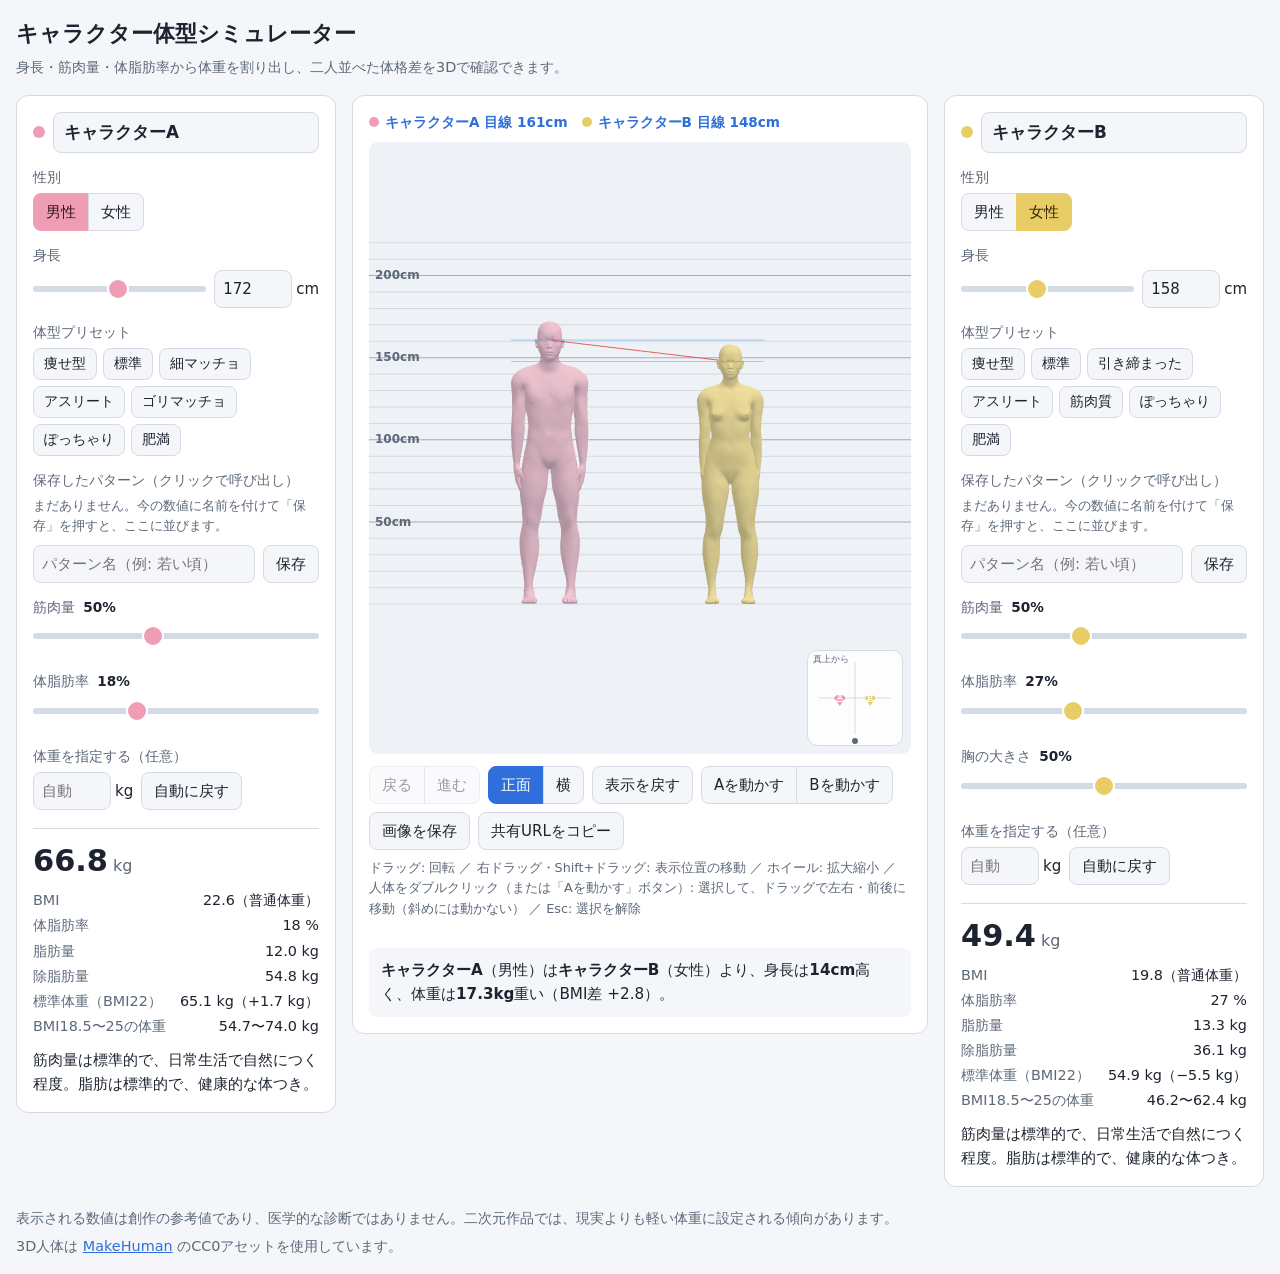
<file: index.html>
<!doctype html>
<html lang="ja">
<head>
<meta charset="utf-8">
<meta name="viewport" content="width=device-width, initial-scale=1">
<title>キャラクター体型シミュレーター</title>
<meta name="description" content="身長・性別・筋肉量・体脂肪率から体重を算出し、二人並べた体格差を3Dで確認できる創作支援ツール">
<link rel="stylesheet" href="style.css?v=20261010-6">
<script type="importmap">{ "imports": { "three": "./vendor/three.module.min.js" } }</script>
</head>
<body>
<header class="top">
  <h1>キャラクター体型シミュレーター</h1>
  <p>身長・筋肉量・体脂肪率から体重を割り出し、二人並べた体格差を3Dで確認できます。</p>
</header>

<main class="layout">
  <section class="panel" id="panelA" data-id="A" aria-label="キャラクターA"></section>

  <section class="stage" aria-label="3D表示">
    <div class="eye-strip" id="eyeStrip" hidden></div>
    <div class="view" id="view">
      <p class="loading" id="loading">3Dモデルを読み込み中…</p>
    </div>
    <div class="toolbar">
      <div class="seg" role="group" aria-label="操作の履歴">
        <button type="button" id="undo" disabled title="一つ前の状態に戻す（Ctrl+Z）">戻る</button>
        <button type="button" id="redo" disabled title="戻した操作をやり直す（Ctrl+Y）">進む</button>
      </div>
      <div class="seg" role="group" aria-label="視点">
        <button type="button" data-view="front" class="on">正面</button>
        <button type="button" data-view="side">横</button>
      </div>
      <button type="button" id="resetView" title="拡大・移動・回転を元に戻し、動かした人体の立ち位置も初期の位置に戻す">表示を戻す</button>
      <div class="seg" role="group" aria-label="人体を左右に動かす">
        <button type="button" data-move="A" title="選ぶと、ドラッグで左右・前後に動かせます">Aを動かす</button>
        <button type="button" data-move="B" title="選ぶと、ドラッグで左右・前後に動かせます">Bを動かす</button>
      </div>
      <button type="button" id="savePng">画像を保存</button>
      <button type="button" id="share">共有URLをコピー</button>
    </div>
    <p class="hint hint-pc">ドラッグ: 回転 ／ 右ドラッグ・Shift+ドラッグ: 表示位置の移動 ／ ホイール: 拡大縮小 ／ 人体をダブルクリック（または「Aを動かす」ボタン）: 選択して、ドラッグで左右・前後に移動（斜めには動かない） ／ Esc: 選択を解除</p>
    <p class="hint hint-touch">1本指でなぞる: 回転 ／ 2本指でなぞる: 表示位置の移動 ／ 2本指でつまむ・広げる: 拡大縮小 ／「Aを動かす」を押して1本指でなぞる: 人体を左右・前後に移動（斜めには動かない。もう一度押すと解除）</p>
    <p class="toast" id="toast" role="status"></p>
    <div class="compare" id="compare"></div>
  </section>

  <section class="panel" id="panelB" data-id="B" aria-label="キャラクターB"></section>
</main>

<footer class="note">
  <p>表示される数値は創作の参考値であり、医学的な診断ではありません。二次元作品では、現実よりも軽い体重に設定される傾向があります。</p>
  <p>3D人体は <a href="https://github.com/makehumancommunity/makehuman" rel="noopener">MakeHuman</a> のCC0アセットを使用しています。</p>
</footer>

<template id="panelTemplate">
  <h2><span class="dot"></span><input class="name" type="text" maxlength="20" data-input="name" aria-label="キャラクター名（クリックして編集）" title="クリックして名前を変更"></h2>

  <div class="field">
    <span class="label">性別</span>
    <div class="seg" role="group" aria-label="性別">
      <button type="button" data-gender="male">男性</button>
      <button type="button" data-gender="female">女性</button>
    </div>
  </div>

  <div class="field">
    <label class="label" data-for="height">身長</label>
    <div class="pair">
      <input type="range" data-input="heightRange" step="1">
      <span class="num"><input type="number" data-input="height" step="1" inputmode="numeric"> cm</span>
    </div>
  </div>

  <div class="field">
    <span class="label">体型プリセット</span>
    <div class="chips" data-role="presets"></div>
  </div>

  <div class="field">
    <span class="label">保存したパターン（クリックで呼び出し）</span>
    <div class="chips" data-role="patterns"></div>
    <div class="pair pattern-save">
      <input type="text" data-input="patternName" maxlength="20" placeholder="パターン名（例: 若い頃）" aria-label="保存するパターンの名前">
      <button type="button" data-role="savePattern" title="今のキャラクター名・性別・身長・筋肉量・体脂肪率・胸の大きさを保存します">保存</button>
    </div>
  </div>

  <div class="field">
    <label class="label">筋肉量 <output data-out="muscle"></output></label>
    <input type="range" data-input="muscle" step="1">
  </div>

  <div class="field">
    <label class="label">体脂肪率 <output data-out="bodyFat"></output></label>
    <input type="range" data-input="bodyFat" step="1">
  </div>

  <div class="field" data-role="bustField">
    <label class="label">胸の大きさ <output data-out="bust"></output></label>
    <input type="range" data-input="bust" min="0" max="100" step="5">
  </div>

  <div class="field">
    <label class="label" data-for="weight">体重を指定する（任意）</label>
    <div class="pair">
      <span class="num"><input type="number" data-input="weight" step="0.5" inputmode="decimal" placeholder="自動"> kg</span>
      <button type="button" data-role="clearWeight">自動に戻す</button>
    </div>
  </div>

  <div class="result" data-role="result" aria-live="polite"></div>
</template>

<script type="module" src="app.js?v=20261010-6"></script>
</body>
</html>
</file>
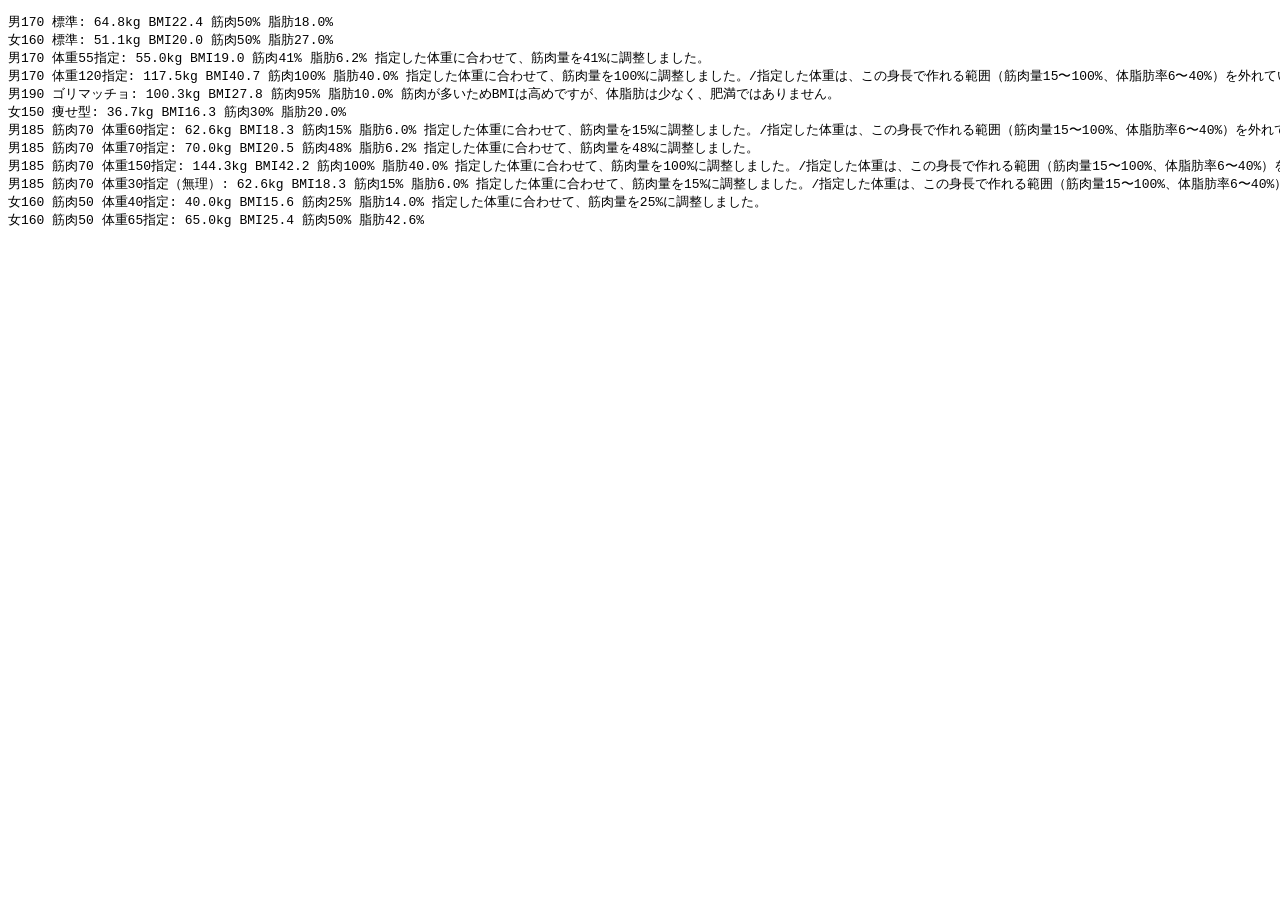
<file: tools/calc_check.html>
<!doctype html>
<meta charset="utf-8">
<title>計算ロジックの確認</title>
<!-- 開発用: 簡易サーバー経由で開くと、body.js の計算結果の例を一覧できる -->
<pre id="o"></pre>
<script type="module">
import { calculate } from "../body.js";
const rows = [
  ["男170 標準", { gender: "male", heightCm: 170, muscle: 50, bodyFat: 18 }],
  ["女160 標準", { gender: "female", heightCm: 160, muscle: 50, bodyFat: 27 }],
  ["男170 体重55指定", { gender: "male", heightCm: 170, muscle: 50, bodyFat: 18, weightKg: 55 }],
  ["男170 体重120指定", { gender: "male", heightCm: 170, muscle: 50, bodyFat: 18, weightKg: 120 }],
  ["男190 ゴリマッチョ", { gender: "male", heightCm: 190, muscle: 95, bodyFat: 10 }],
  ["女150 痩せ型", { gender: "female", heightCm: 150, muscle: 30, bodyFat: 20 }],
  // 体重の指定: 体脂肪率の範囲に収まらないときは、筋肉量も合わせる
  ["男185 筋肉70 体重60指定", { gender: "male", heightCm: 185, muscle: 70, bodyFat: 15, weightKg: 60 }],
  ["男185 筋肉70 体重70指定", { gender: "male", heightCm: 185, muscle: 70, bodyFat: 15, weightKg: 70 }],
  ["男185 筋肉70 体重150指定", { gender: "male", heightCm: 185, muscle: 70, bodyFat: 15, weightKg: 150 }],
  ["男185 筋肉70 体重30指定（無理）", { gender: "male", heightCm: 185, muscle: 70, bodyFat: 15, weightKg: 30 }],
  ["女160 筋肉50 体重40指定", { gender: "female", heightCm: 160, muscle: 50, bodyFat: 27, weightKg: 40 }],
  ["女160 筋肉50 体重65指定", { gender: "female", heightCm: 160, muscle: 50, bodyFat: 27, weightKg: 65 }],
];
document.getElementById("o").textContent = rows
  .map(([name, input]) => {
    const r = calculate(input);
    return `${name}: ${r.weight.toFixed(1)}kg BMI${r.bmi.toFixed(1)} 筋肉${r.muscle}% 脂肪${r.bodyFat.toFixed(1)}% ${r.notes.join("/")}`;
  })
  .join("\n");
</script>
</file>
<file: style.css>
:root {
  --bg: #f4f6f9;
  --surface: #ffffff;
  --text: #1d2430;
  --muted: #5d6879;
  --border: #d5dbe5;
  --accent: #2f6fdb;
  --a: #ee9db5; /* 桃色（小さな印・つまみ用。3Dの人体は、これより淡い） */
  --b: #e8cc66; /* 黄色（小さな印・つまみ用。3Dの人体は、これより淡い） */
  --stage: #eef1f5;
  color-scheme: light;
}
@media (prefers-color-scheme: dark) {
  :root:not([data-theme="light"]) {
    --bg: #14181f; --surface: #1e242e; --text: #e8ecf2; --muted: #9aa5b6;
    --border: #333c4a; --accent: #6b9cf0; --stage: #1a1f27;
    color-scheme: dark;
  }
}
:root[data-theme="dark"] {
  --bg: #14181f; --surface: #1e242e; --text: #e8ecf2; --muted: #9aa5b6;
  --border: #333c4a; --accent: #6b9cf0; --stage: #1a1f27;
  color-scheme: dark;
}

* { box-sizing: border-box; }
body {
  margin: 0;
  background: var(--bg);
  color: var(--text);
  font: 15px/1.6 system-ui, "Hiragino Sans", "Yu Gothic UI", Meiryo, sans-serif;
}
a { color: var(--accent); }

.top, .note { max-width: 1400px; margin: 0 auto; padding: 16px; }
.top h1 { margin: 0; font-size: 1.4rem; }
.top p, .note p { margin: 4px 0 0; color: var(--muted); font-size: 0.9rem; }

.layout {
  max-width: 1400px;
  margin: 0 auto;
  padding: 0 16px;
  display: grid;
  gap: 16px;
  grid-template-columns: minmax(250px, 320px) minmax(0, 1fr) minmax(250px, 320px);
  align-items: start;
}

.panel, .stage {
  background: var(--surface);
  border: 1px solid var(--border);
  border-radius: 12px;
  padding: 16px;
}
.panel h2 { margin: 0 0 8px; font-size: 1.05rem; display: flex; align-items: center; gap: 8px; }
.name {
  flex: 1; min-width: 0; font: inherit; font-weight: 700; color: var(--text);
  background: var(--bg); border: 1px solid var(--border); border-radius: 8px; padding: 6px 10px;
}
.name:hover { border-color: var(--accent); }
.name:focus { border-color: var(--accent); outline: 2px solid var(--accent); outline-offset: 1px; }
.dot { width: 12px; height: 12px; border-radius: 50%; background: var(--c); }
#panelA { --c: var(--a); }
#panelB { --c: var(--b); }

.field { margin: 14px 0; }
.label { display: block; font-size: 0.85rem; color: var(--muted); margin-bottom: 4px; }
.label output { color: var(--text); font-weight: 600; margin-left: 4px; }
.pair { display: flex; gap: 8px; align-items: center; }
.pair input[type="range"] { flex: 1; min-width: 0; }
.num { display: inline-flex; align-items: center; gap: 4px; white-space: nowrap; }
input[type="number"] {
  width: 5.2em; padding: 6px 8px; font: inherit; color: var(--text);
  background: var(--bg); border: 1px solid var(--border); border-radius: 8px;
}
input[type="range"] {
  width: 100%; height: 28px; margin: 0; background: transparent;
  -webkit-appearance: none; appearance: none; cursor: pointer;
}
input[type="range"]::-webkit-slider-runnable-track { height: 6px; border-radius: 3px; background: var(--border); }
input[type="range"]::-moz-range-track { height: 6px; border-radius: 3px; background: var(--border); }
input[type="range"]::-webkit-slider-thumb {
  -webkit-appearance: none; width: 22px; height: 22px; margin-top: -8px;
  border-radius: 50%; border: 2px solid var(--surface); background: var(--c, var(--accent));
}
input[type="range"]::-moz-range-thumb {
  width: 18px; height: 18px; border-radius: 50%; border: 2px solid var(--surface); background: var(--c, var(--accent));
}

button {
  font: inherit; color: var(--text); background: var(--bg);
  border: 1px solid var(--border); border-radius: 8px;
  padding: 6px 12px; cursor: pointer; min-height: 36px;
}
button:hover:not(:disabled) { border-color: var(--accent); }
button:disabled { opacity: 0.45; cursor: default; }
button:focus-visible, input:focus-visible { outline: 2px solid var(--accent); outline-offset: 2px; }

.seg { display: inline-flex; }
.seg button { border-radius: 0; margin-left: -1px; }
.seg button:first-child { border-radius: 8px 0 0 8px; margin-left: 0; }
.seg button:last-child { border-radius: 0 8px 8px 0; }
.seg button.on { background: var(--c, var(--accent)); border-color: var(--c, var(--accent)); color: #fff; }
.stage .seg button.on { --c: var(--accent); }

.chips { display: flex; flex-wrap: wrap; gap: 6px; }
.chips button { padding: 4px 10px; min-height: 32px; font-size: 0.85rem; }

.result { margin-top: 18px; padding-top: 14px; border-top: 1px solid var(--border); }
.result .big { font-size: 1.9rem; font-weight: 700; line-height: 1.2; }
.result .big small { font-size: 1rem; font-weight: 400; color: var(--muted); }
.result dl { display: grid; grid-template-columns: auto 1fr; gap: 2px 12px; margin: 10px 0; font-size: 0.9rem; }
.result dt { color: var(--muted); }
.result dd { margin: 0; text-align: right; }
.result .desc { margin: 8px 0 0; word-break: auto-phrase; }
.result .warn { margin: 8px 0 0; padding: 8px 10px; border-radius: 8px; font-size: 0.85rem; background: color-mix(in srgb, #e0a030 18%, transparent); }

.view {
  position: relative;
  -webkit-user-select: none;
  user-select: none;
  -webkit-touch-callout: none;
  -webkit-tap-highlight-color: transparent;
  overscroll-behavior: contain;
  height: min(68vh, 640px);
  min-height: 360px;
  border-radius: 10px;
  overflow: hidden;
  background: var(--stage);
  touch-action: none;
}
.view canvas { display: block; width: 100%; height: 100%; }
.loading { position: absolute; inset: 0; display: grid; place-items: center; margin: 0; color: var(--muted); }
.toolbar { display: flex; flex-wrap: wrap; gap: 8px; margin-top: 12px; align-items: center; }
.eye-strip { display: flex; flex-wrap: wrap; gap: 4px 14px; margin: 0 0 8px; font-size: 0.85rem; font-weight: 700; color: #2f6fdb; }
.eye-strip[hidden] { display: none; }
.eye-chip i { display: inline-block; width: 10px; height: 10px; margin-right: 6px; border-radius: 50%; background: var(--c); }
@media (prefers-color-scheme: dark) {
  :root:not([data-theme="light"]) .eye-strip { color: #7fb0ff; }
}
:root[data-theme="dark"] .eye-strip { color: #7fb0ff; }
.hint { margin: 8px 0 0; font-size: 0.8rem; color: var(--muted); }
.hint-touch { display: none; }
@media (hover: none) and (pointer: coarse) {
  .hint-pc { display: none; }
  .hint-touch { display: block; }
}
.stage .seg button[data-move="A"].on { background: var(--a); border-color: var(--a); color: #3a1522; }
.stage .seg button[data-move="B"].on { background: var(--b); border-color: var(--b); color: #35290a; }
.topmap { position: absolute; right: 8px; bottom: 8px; pointer-events: none; }
.overlay { position: absolute; inset: 0; pointer-events: none; overflow: hidden; }
.ov { position: absolute; transform: translateY(-50%); font-size: 12px; font-weight: 700; line-height: 1; white-space: nowrap; }
.ov.left { left: 6px; color: var(--muted); }
.ov.right { right: 6px; padding: 4px 6px; border-radius: 6px; background: color-mix(in srgb, var(--surface) 85%, transparent); color: #2f6fdb; }
@media (prefers-color-scheme: dark) {
  :root:not([data-theme="light"]) .ov.right { color: #7fb0ff; }
}
:root[data-theme="dark"] .ov.right { color: #7fb0ff; }
.toast { min-height: 1.4em; margin: 6px 0 0; font-size: 0.85rem; color: var(--muted); }
.compare { margin-top: 4px; padding: 10px 12px; border-radius: 8px; background: var(--bg); font-size: 0.95rem; }
.compare strong { font-weight: 700; }

@media (max-width: 1000px) {
  .layout { grid-template-columns: 1fr; }
  .stage { order: -1; }
  .view { height: min(62vh, 110vw); min-height: 320px; }
}

.chip-group { display: inline-flex; }
.chip-group button { padding: 4px 10px; min-height: 32px; font-size: 0.85rem; }
.chip-group button:first-child { border-radius: 8px 0 0 8px; }
.chip-group .del { border-radius: 0 8px 8px 0; margin-left: -1px; padding: 4px 8px; color: var(--muted); }
.chip-group .del:hover:not(:disabled) { color: #d12a25; border-color: #d12a25; }
.empty { font-size: 0.8rem; color: var(--muted); }
.pattern-save { margin-top: 8px; }
.pattern-save input[type="text"] {
  flex: 1; min-width: 0; padding: 6px 8px; font: inherit; color: var(--text);
  background: var(--bg); border: 1px solid var(--border); border-radius: 8px;
}

/* A（桃色）・B（黄色）のパネルで選んだボタンは、白い文字だと読みにくいので、濃い色にする */
#panelA .seg button.on { color: #3a1522; }
#panelB .seg button.on { color: #35290a; }
</file>
